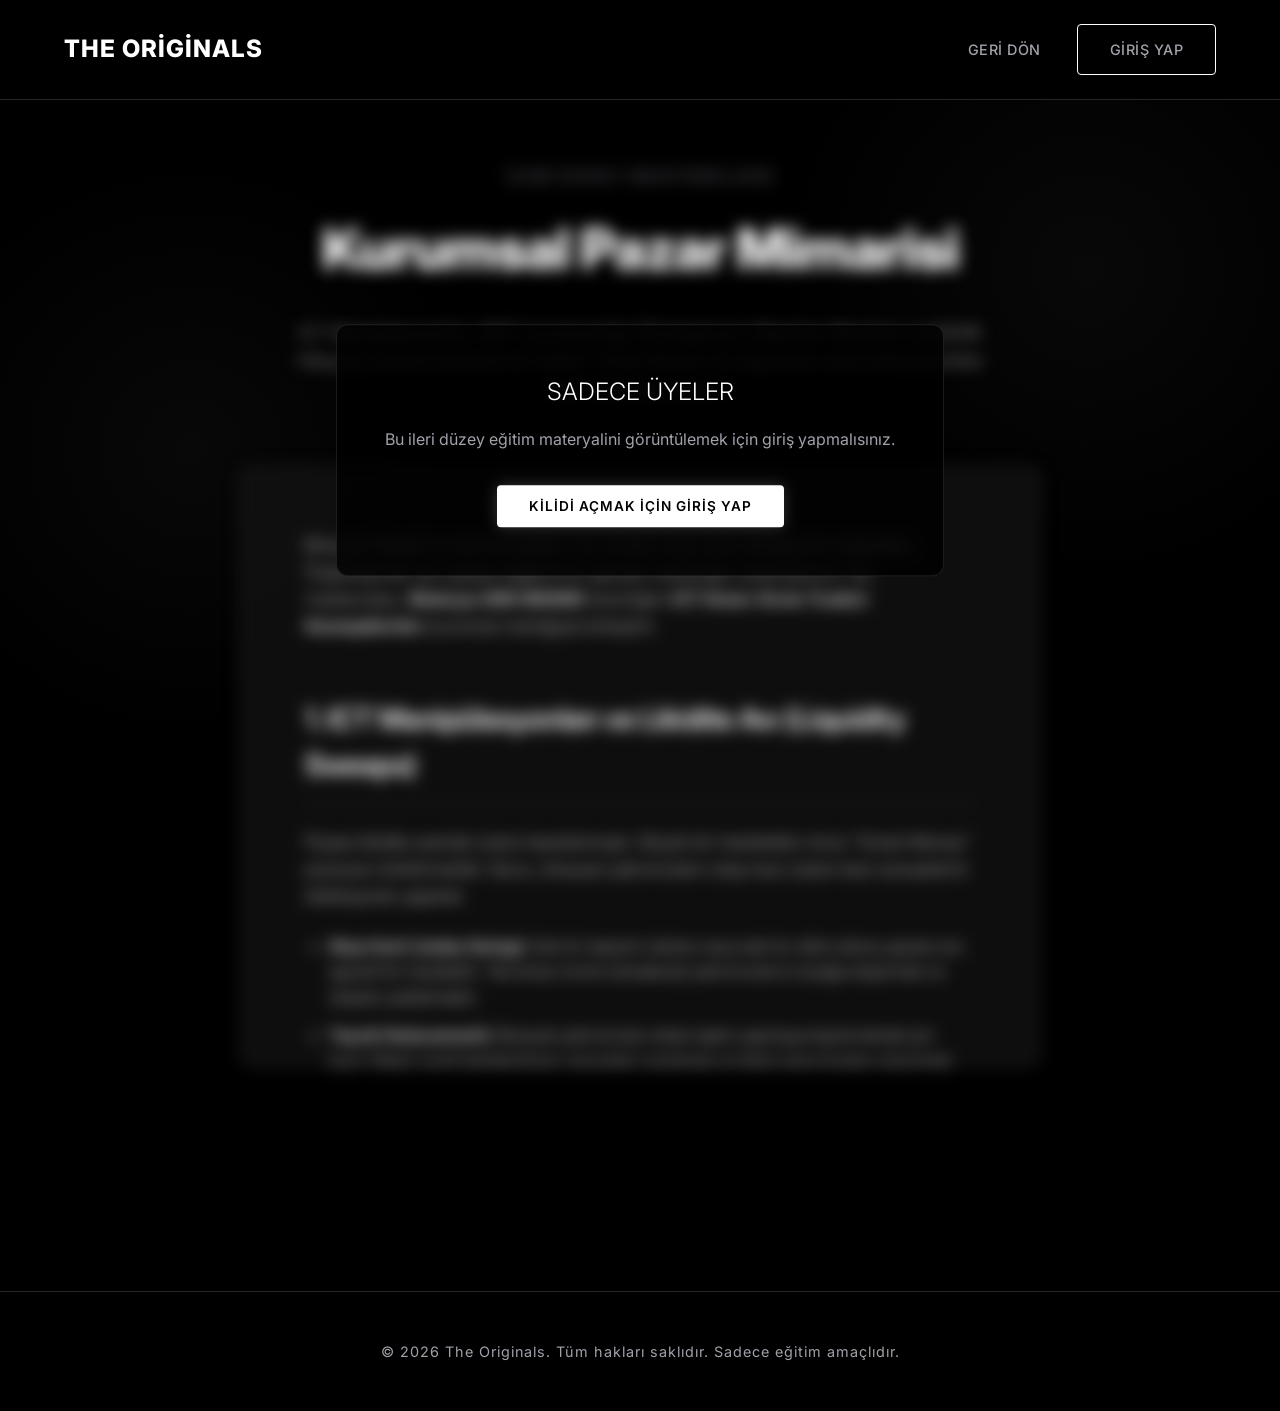
<file: course.html>
<!DOCTYPE html>
<html lang="tr">
<head>
    <meta charset="UTF-8">
    <meta name="viewport" content="width=device-width, initial-scale=1.0">
    <title>The Originals | Masterclass</title>
    <link rel="stylesheet" href="style.css">
    <link href="https://fonts.googleapis.com/css2?family=Inter:wght@300;400;500;600;800&display=swap" rel="stylesheet">
</head>
<body class="locked">

    <nav>
        <a href="index.html" class="logo">The Originals</a>
        <div class="nav-links">
            <a href="index.html#courses">Geri Dön</a>
            <a href="#" class="btn btn-outline" id="nav-login-btn" style="margin-left: 2rem;">Giriş Yap</a>
        </div>
    </nav>

    <!-- Login Prompt Overlay -->
    <div class="login-overlay-prompt">
        <h2 style="margin-bottom: 1rem; font-weight: 300;">SADECE ÜYELER</h2>
        <p style="color: var(--text-muted); margin-bottom: 2rem;">Bu ileri düzey eğitim materyalini görüntülemek için giriş yapmalısınız.</p>
        <button class="btn btn-primary" onclick="document.getElementById('login-modal').classList.add('active')">Kilidi Açmak İçin Giriş Yap</button>
    </div>

    <main class="container animate-fade-in protected-content">
        <header class="article-header">
            <div style="color: var(--accent-secondary); font-weight: 600; margin-bottom: 1rem; letter-spacing: 2px;">İLERİ DÜZEY MASTERCLASS</div>
            <h1 style="font-size: 3.5rem; margin-bottom: 1.5rem; font-weight: 800; letter-spacing: -1px;">Kurumsal Pazar Mimarisi</h1>
            <p style="color: var(--text-muted); max-width: 700px; margin: 0 auto; font-size: 1.1rem; font-weight: 300;">
                ICT Manipülasyonları, SMT Uyumsuzluğu (Divergence), Rejection Block'lar ve MSNR Hikayesi üzerine kapsamlı bir rehber. Smart Money'nin algoritmik ayak izleriyle birlikte işlem yapmayı öğrenin.
            </p>
        </header>

        <article class="article-content glass" style="padding: 4rem; margin-bottom: 4rem;">
            
            <p>Bireysel (Retail) al-sat konseptleri sizi sürekli stop olma döngüsüne hapseder. Özgürleşmek için piyasa dağıtımının gerçek mekaniğini anlamalısınız. Bu masterclass, <strong>Malezya SNR (MSNR)</strong> kesinliğini <strong>ICT (Inner Circle Trader) Konseptlerinin</strong> kurumsal mantığıyla birleştirir.</p>

            <h2>1. ICT Manipülasyonları ve Likidite Avı (Liquidity Sweeps)</h2>
            <p>Piyasa likidite aramak üzere tasarlanmıştır. Büyük bir hareketten önce "Smart Money" pozisyon biriktirmelidir. Bunu, bireysel yatırımcıların stop-loss (zarar kes) seviyelerini tetikleyerek yaparlar.</p>
            <ul>
                <li><strong>Stop Hunt (Judas Swing):</strong> Eski bir tepenin üstüne veya eski bir dibin altına yapılan ani, agresif bir harekettir. Tek amacı kırılım (breakout) yatırımcılarını tuzağa düşürmek ve stopları patlatmaktır.</li>
                <li><strong>Teşvik (Inducement):</strong> Bireysel yatırımcıları erken işlem yapmaya teşvik etmek için bariz (fakat zayıf) destek/direnç seviyeleri yaratmak ve daha sonra bunları süpürmek (sweep).</li>
            </ul>
            <p><em>Altın Kural:</em> Eğer piyasa henüz likiditeyi süpürmediyse (sweep yapmadıysa), likidite SİZSİNİZ demektir. İşleme girmeden önce daima manipülasyon aşamasının tamamlanmasını bekleyin.</p>

            <h2>2. SMT Uyumsuzluğu (Smart Money Technique)</h2>
            <p>Bir kırılımın (breakout) gerçek mi yoksa sadece bir ICT Manipülasyonu mu olduğunu nasıl anlarız? <strong>SMT Divergence (Uyumsuzluk)</strong> kullanırız. Bu konsept, birbiriyle yüksek korelasyonlu iki varlığı (örn. EURUSD ve GBPUSD, veya Nasdaq ve S&P500) karşılaştırır.</p>
            
            <img src="assets/smt-chart.png" alt="SMT Uyumsuzluk Grafiği" class="course-image">

            <h3>SMT Nasıl Okunur:</h3>
            <p>Normal bir piyasada, EURUSD daha yüksek bir tepe (Higher High) yaparsa, GBPUSD de daha yüksek bir tepe yapmalıdır. SMT, bu simetri bozulduğunda ortaya çıkar.</p>
            <ul>
                <li><strong>Düşüş (Bearish) SMT:</strong> EURUSD daha yüksek bir tepe yapar, ancak GBPUSD daha yüksek bir tepe yapamaz (daha düşük bir tepe - Lower High yapar). Bu tutarsızlık, yüzeyin altında kurumsal satış (dağıtım) olduğunu gösterir. Kırılım bir tuzaktır.</li>
                <li><strong>Yükseliş (Bullish) SMT:</strong> A varlığı daha düşük bir dip yapar (Lower Low), ancak B varlığı daha yüksek bir dip yapar (Higher Low). Bu birikimdir (accumulation). Smart Money alım yapıyordur.</li>
            </ul>

            <h2>3. Rejection Block (Ret Bloğu)</h2>
            <p>SMT aracılığıyla manipülasyonu tespit ettikten sonra, giriş tetikleyicisini ararız: <strong>Rejection Block</strong>.</p>
            
            <img src="assets/rejection-chart.png" alt="ICT Rejection Block Grafiği" class="course-image">

            <p>Bir Rejection Block, bir mumun büyük bir likidite havuzunu süpürüp anında reddedilmesi ve geriye <strong>çok uzun bir fitil (wick)</strong> bırakmasıyla oluşur. Mum gövdesine odaklanan geleneksel Order Block'ların (Emir Blokları) aksine, Rejection Block tamamen fitilin kendisine odaklanır.</p>
            <ul>
                <li><strong>Tespiti:</strong> Eski bir tepeyi/dibi delip geçen ve menzilin (range) içinde kapanan uzun bir fitil.</li>
                <li><strong>Uygulama:</strong> Fiyat o uzun fitilin olduğu bölgeye geri çekildiğinde, geri dönüş için oldukça hassas ve düşük riskli bir giriş fırsatı sunar. Algoritma, piyasayı manipüle etmek için kullandığı pozisyonları hafifletiyordur (mitigation).</li>
            </ul>

            <div class="pro-tip">
                <strong>💡 Nihai Kurulum (Konseptleri Birleştirmek)</strong><br>
                1. Günlük zaman diliminde (Daily) bir MSNR "Taze Bölgesi (Fresh Zone)" belirleyin.<br>
                2. Fiyatın bu bölgeye ulaşmasını ve eski bir tepeyi/dibi süpürmesini (Manipülasyon) bekleyin.<br>
                3. Süpürmenin (sweep) bir tuzak olduğunu doğrulamak için korele varlıklarda SMT Uyumsuzluğunu kontrol edin.<br>
                4. 15d veya 1s grafikte bir Rejection Block (uzun fitil) arayın.<br>
                5. Rejection Block test edildiğinde işleme girin ve bir sonraki iç likidite havuzunu hedefleyin.
            </div>

            <div style="text-align: center; margin-top: 4rem;">
                <p style="margin-bottom: 2rem; color: var(--text-muted);">Bu konseptleri ekiple birlikte canlı uygulamaya hazır mısınız?</p>
                <a href="https://t.me/+CMxewfsG-AU3Nzlk" target="_blank" class="btn btn-primary" style="padding: 1rem 3rem;">The Originals Grubuna Katıl</a>
            </div>

        </article>
    </main>

    <footer>
        <p>&copy; 2026 The Originals. Tüm hakları saklıdır. Sadece eğitim amaçlıdır.</p>
    </footer>

    <!-- Login Modal (Same as index) -->
    <div id="login-modal">
        <div class="login-box">
            <h2>ÜYE GİRİŞİ</h2>
            <div class="error-msg" id="login-error">Geçersiz bilgiler. Lütfen tekrar deneyin.</div>
            <div class="input-group">
                <label>E-posta Adresi</label>
                <input type="email" id="email-input" placeholder="trader@theoriginals.com">
            </div>
            <div class="input-group">
                <label>Şifre</label>
                <input type="password" id="password-input" placeholder="••••••••">
            </div>
            <button class="btn btn-primary" id="submit-login" style="width: 100%; margin-top: 1rem;">Giriş Yap</button>
            <p style="margin-top: 1.5rem; color: var(--text-muted); font-size: 0.8rem;">Hesabınız yok mu? <br>Erişim sağlamak için Telegram grubuna katılın.</p>
            <button id="close-modal" style="background: none; border: none; color: white; margin-top: 1.5rem; cursor: pointer; text-decoration: underline;">Kapat</button>
        </div>
    </div>

    <script src="auth.js"></script>
</body>
</html>
</file>
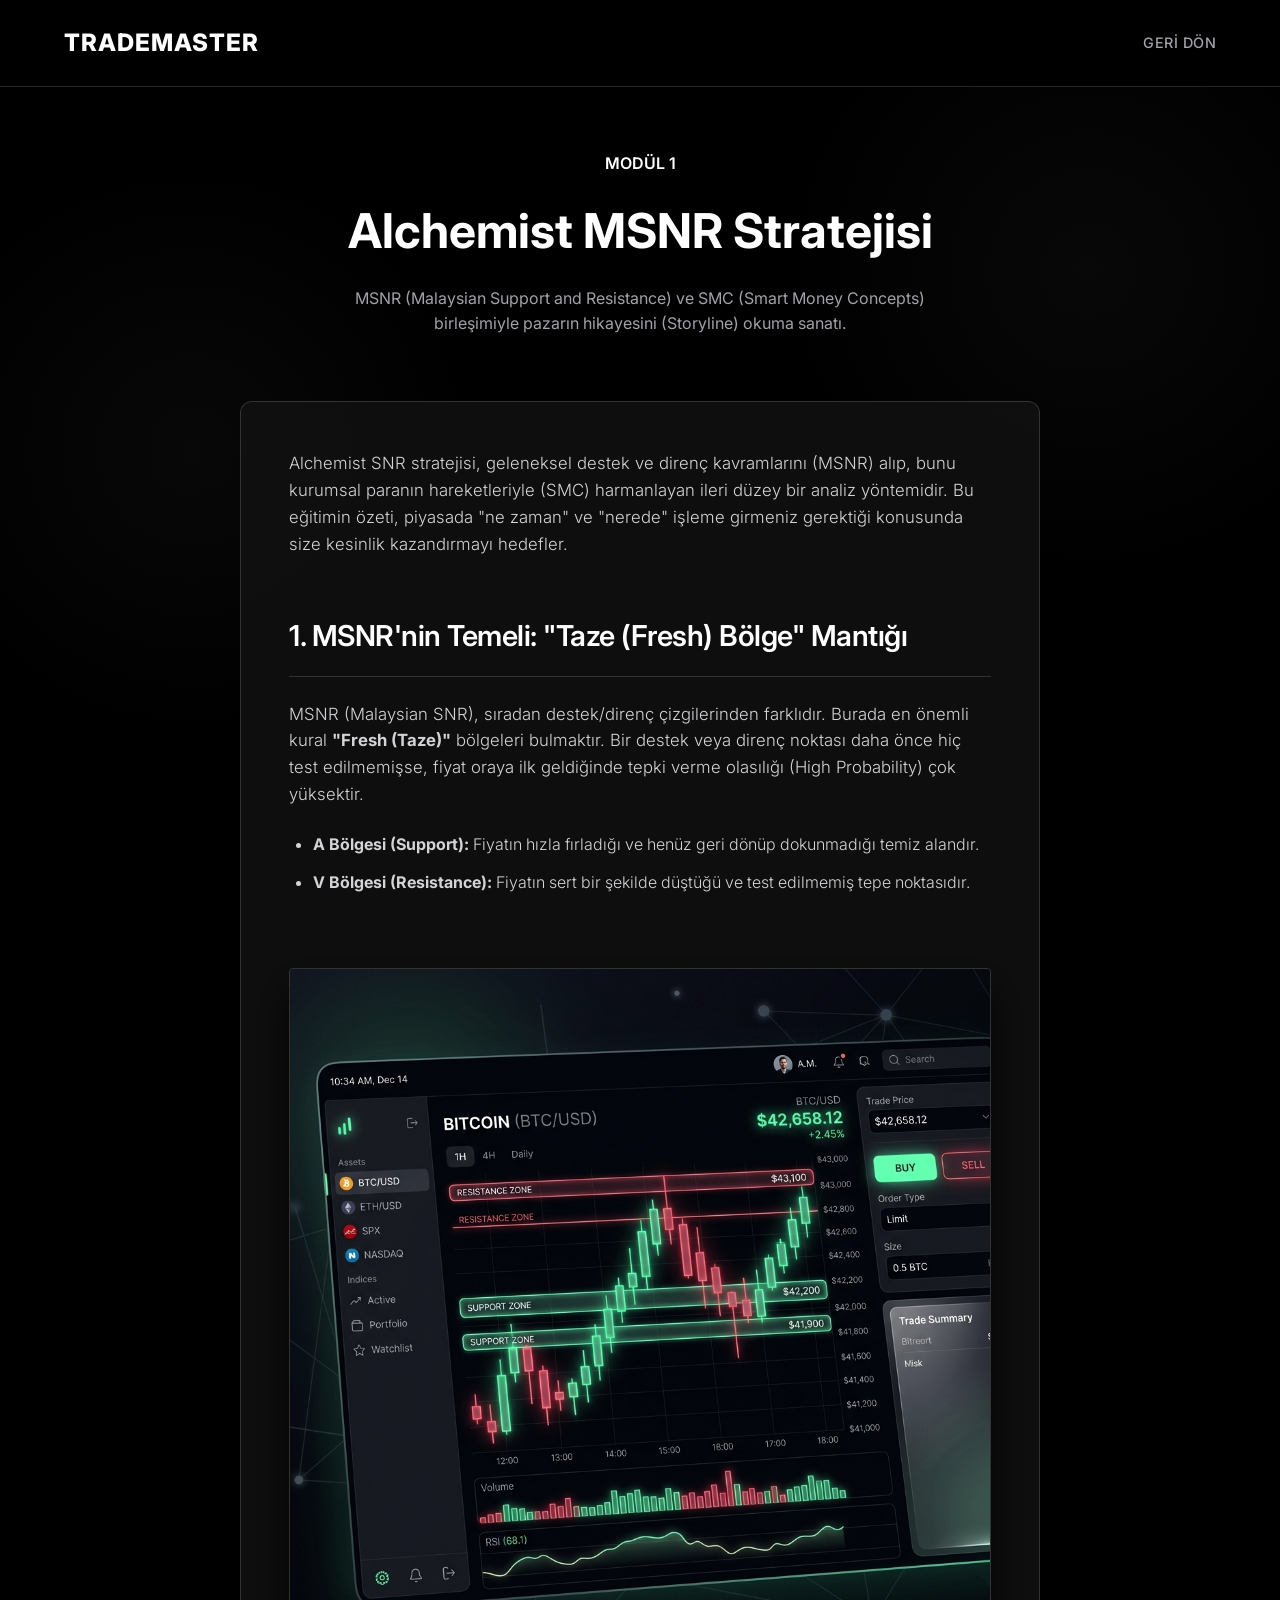
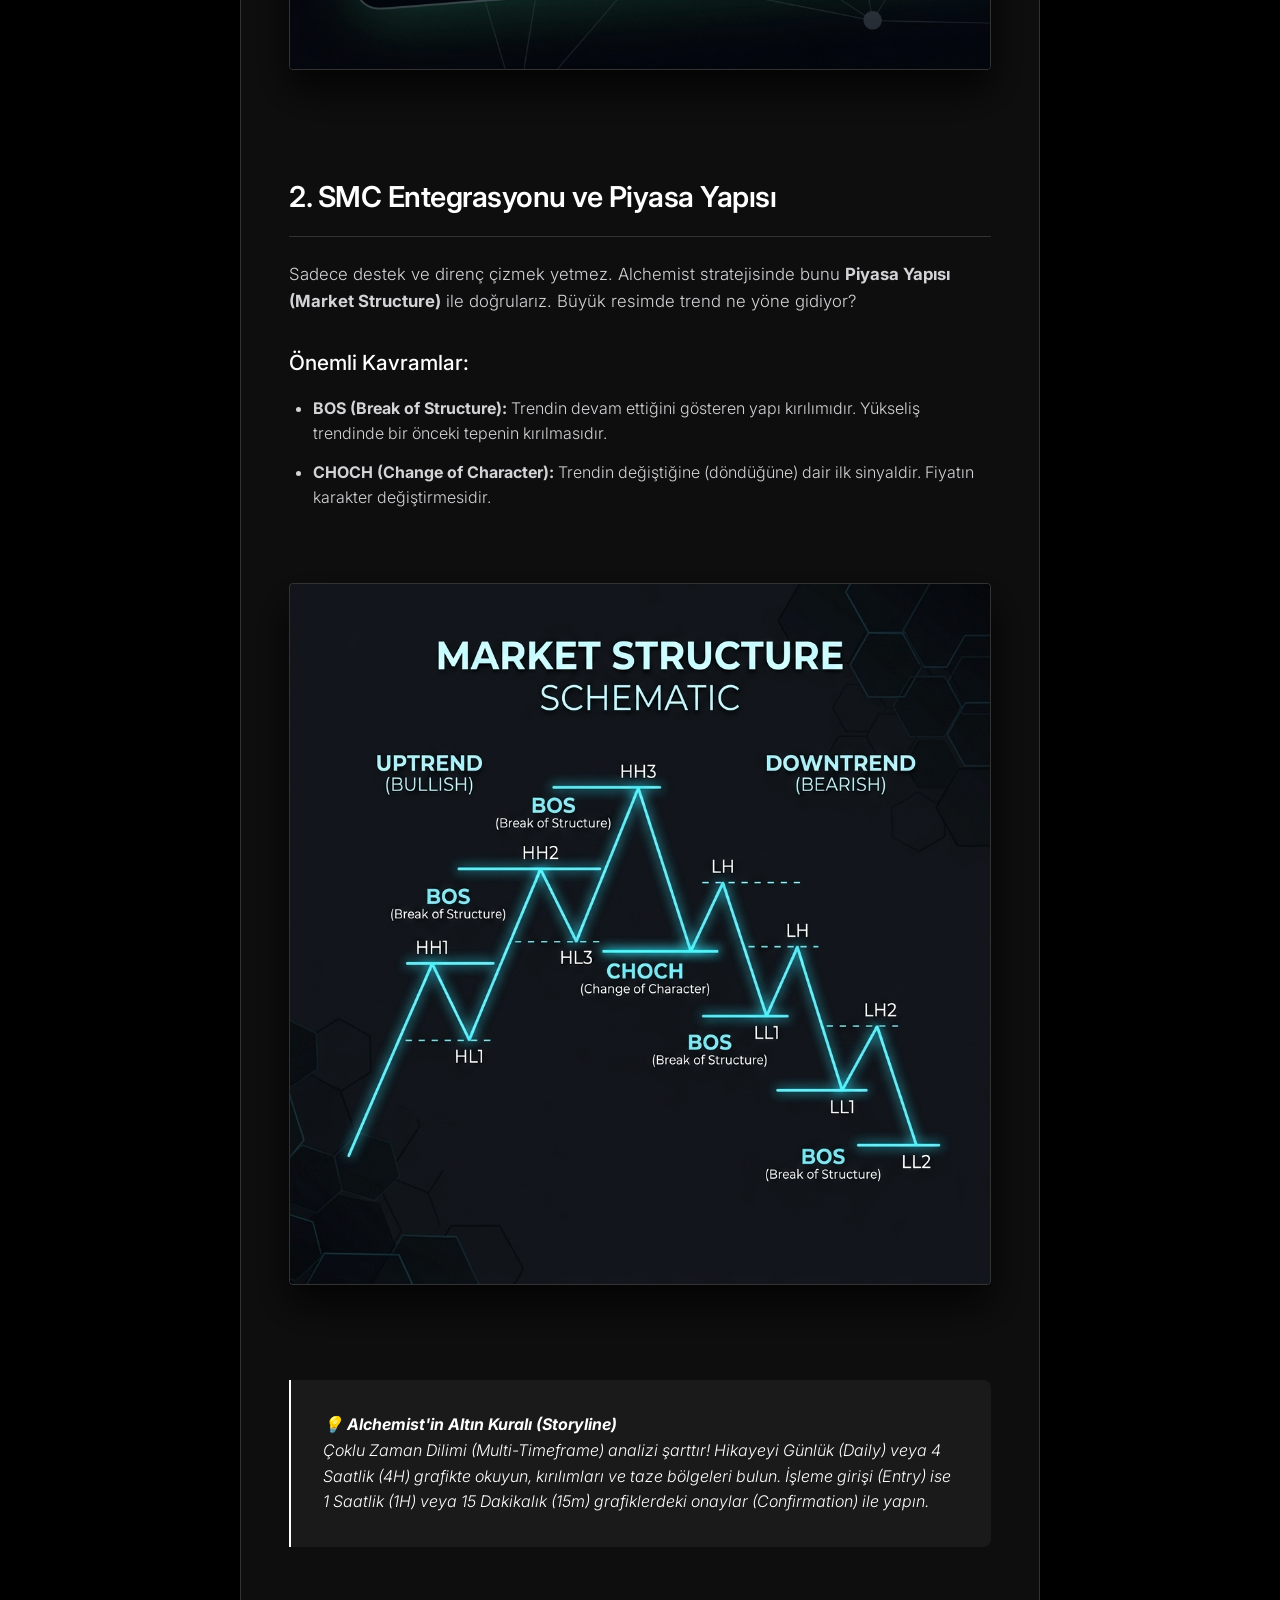
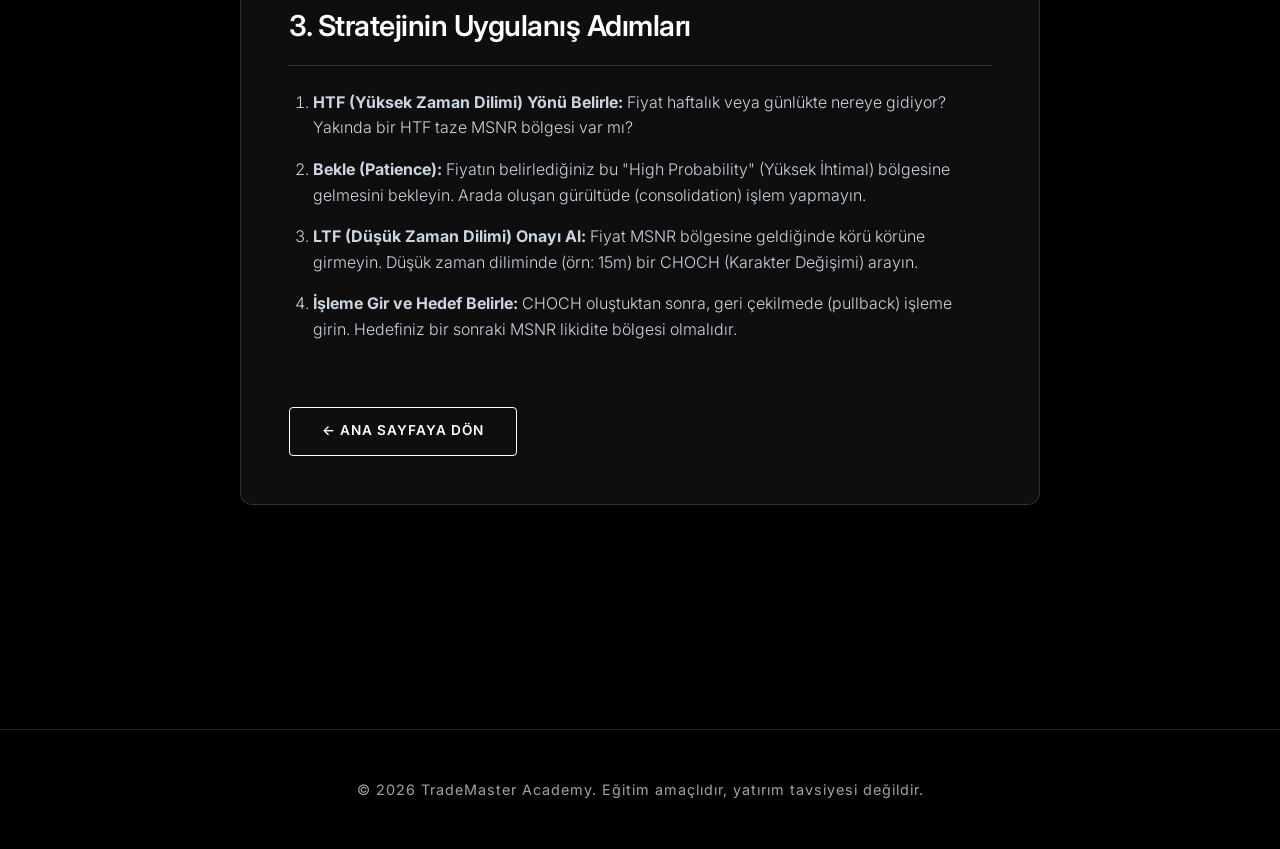
<file: msnr.html>
<!DOCTYPE html>
<html lang="tr">
<head>
    <meta charset="UTF-8">
    <meta name="viewport" content="width=device-width, initial-scale=1.0">
    <title>MSNR Alchemist Eğitimi | TradeMaster</title>
    <link rel="stylesheet" href="style.css">
    <link href="https://fonts.googleapis.com/css2?family=Inter:wght@400;500;600;800&display=swap" rel="stylesheet">
</head>
<body>

    <nav>
        <a href="index.html" class="logo">Trade<span>Master</span></a>
        <div class="nav-links">
            <a href="index.html#egitimler">Geri Dön</a>
        </div>
    </nav>

    <main class="container animate-fade-in">
        <header class="article-header">
            <div style="color: var(--accent-neon); font-weight: 600; margin-bottom: 1rem;">MODÜL 1</div>
            <h1 style="font-size: 3rem; margin-bottom: 1rem;">Alchemist MSNR Stratejisi</h1>
            <p style="color: var(--text-muted); max-width: 600px; margin: 0 auto;">
                MSNR (Malaysian Support and Resistance) ve SMC (Smart Money Concepts) birleşimiyle pazarın hikayesini (Storyline) okuma sanatı.
            </p>
        </header>

        <article class="article-content glass" style="padding: 3rem; margin-bottom: 4rem;">
            
            <p>Alchemist SNR stratejisi, geleneksel destek ve direnç kavramlarını (MSNR) alıp, bunu kurumsal paranın hareketleriyle (SMC) harmanlayan ileri düzey bir analiz yöntemidir. Bu eğitimin özeti, piyasada "ne zaman" ve "nerede" işleme girmeniz gerektiği konusunda size kesinlik kazandırmayı hedefler.</p>

            <h2>1. MSNR'nin Temeli: "Taze (Fresh) Bölge" Mantığı</h2>
            <p>MSNR (Malaysian SNR), sıradan destek/direnç çizgilerinden farklıdır. Burada en önemli kural <strong>"Fresh (Taze)"</strong> bölgeleri bulmaktır. Bir destek veya direnç noktası daha önce hiç test edilmemişse, fiyat oraya ilk geldiğinde tepki verme olasılığı (High Probability) çok yüksektir.</p>
            <ul>
                <li><strong>A Bölgesi (Support):</strong> Fiyatın hızla fırladığı ve henüz geri dönüp dokunmadığı temiz alandır.</li>
                <li><strong>V Bölgesi (Resistance):</strong> Fiyatın sert bir şekilde düştüğü ve test edilmemiş tepe noktasıdır.</li>
            </ul>

            <img src="assets/msnr-chart.png" alt="MSNR Destek Direnç Tablosu" class="course-image">

            <h2>2. SMC Entegrasyonu ve Piyasa Yapısı</h2>
            <p>Sadece destek ve direnç çizmek yetmez. Alchemist stratejisinde bunu <strong>Piyasa Yapısı (Market Structure)</strong> ile doğrularız. Büyük resimde trend ne yöne gidiyor?</p>
            
            <h3>Önemli Kavramlar:</h3>
            <ul>
                <li><strong>BOS (Break of Structure):</strong> Trendin devam ettiğini gösteren yapı kırılımıdır. Yükseliş trendinde bir önceki tepenin kırılmasıdır.</li>
                <li><strong>CHOCH (Change of Character):</strong> Trendin değiştiğine (döndüğüne) dair ilk sinyaldir. Fiyatın karakter değiştirmesidir.</li>
            </ul>

            <img src="assets/smc-structure.png" alt="SMC BOS ve CHOCH Şeması" class="course-image">

            <div class="pro-tip">
                <strong>💡 Alchemist'in Altın Kuralı (Storyline)</strong><br>
                Çoklu Zaman Dilimi (Multi-Timeframe) analizi şarttır! Hikayeyi Günlük (Daily) veya 4 Saatlik (4H) grafikte okuyun, kırılımları ve taze bölgeleri bulun. İşleme girişi (Entry) ise 1 Saatlik (1H) veya 15 Dakikalık (15m) grafiklerdeki onaylar (Confirmation) ile yapın.
            </div>

            <h2>3. Stratejinin Uygulanış Adımları</h2>
            <ol style="padding-left: 1.5rem; color: #cbd5e1; margin-bottom: 2rem;">
                <li style="margin-bottom: 1rem;"><strong>HTF (Yüksek Zaman Dilimi) Yönü Belirle:</strong> Fiyat haftalık veya günlükte nereye gidiyor? Yakında bir HTF taze MSNR bölgesi var mı?</li>
                <li style="margin-bottom: 1rem;"><strong>Bekle (Patience):</strong> Fiyatın belirlediğiniz bu "High Probability" (Yüksek İhtimal) bölgesine gelmesini bekleyin. Arada oluşan gürültüde (consolidation) işlem yapmayın.</li>
                <li style="margin-bottom: 1rem;"><strong>LTF (Düşük Zaman Dilimi) Onayı Al:</strong> Fiyat MSNR bölgesine geldiğinde körü körüne girmeyin. Düşük zaman diliminde (örn: 15m) bir CHOCH (Karakter Değişimi) arayın.</li>
                <li style="margin-bottom: 1rem;"><strong>İşleme Gir ve Hedef Belirle:</strong> CHOCH oluştuktan sonra, geri çekilmede (pullback) işleme girin. Hedefiniz bir sonraki MSNR likidite bölgesi olmalıdır.</li>
            </ol>

            <a href="index.html" class="btn btn-outline" style="margin-top: 2rem;">← Ana Sayfaya Dön</a>
        </article>
    </main>

    <footer>
        <p>&copy; 2026 TradeMaster Academy. Eğitim amaçlıdır, yatırım tavsiyesi değildir.</p>
    </footer>

</body>
</html>
</file>
<file: style.css>
:root {
    --bg-dark: #0a0a0a;
    --bg-darker: #000000;
    --text-main: #ffffff;
    --text-muted: #a1a1aa;
    --accent-primary: #ffffff; /* Premium white */
    --accent-secondary: #52525b; /* Silver/Gray */
    --glass-bg: rgba(20, 20, 20, 0.7);
    --glass-border: rgba(255, 255, 255, 0.15);
    
    /* Login System Variables */
    --locked-blur: blur(8px);
}

* {
    margin: 0;
    padding: 0;
    box-sizing: border-box;
    font-family: 'Inter', -apple-system, BlinkMacSystemFont, sans-serif;
}

body {
    background-color: var(--bg-darker);
    color: var(--text-main);
    line-height: 1.6;
    background-image: 
        radial-gradient(circle at 15% 50%, rgba(255, 255, 255, 0.03), transparent 25%),
        radial-gradient(circle at 85% 30%, rgba(255, 255, 255, 0.03), transparent 25%);
    background-attachment: fixed;
    overflow-x: hidden;
}

/* Glassmorphism utility */
.glass {
    background: var(--glass-bg);
    backdrop-filter: blur(12px);
    -webkit-backdrop-filter: blur(12px);
    border: 1px solid var(--glass-border);
    border-radius: 12px;
}

/* Navigation */
nav {
    display: flex;
    justify-content: space-between;
    align-items: center;
    padding: 1.5rem 5%;
    position: sticky;
    top: 0;
    z-index: 100;
    background: rgba(0, 0, 0, 0.8);
    backdrop-filter: blur(10px);
    border-bottom: 1px solid var(--glass-border);
}

.logo {
    font-size: 1.5rem;
    font-weight: 800;
    letter-spacing: 1px;
    text-transform: uppercase;
    color: var(--text-main);
    text-decoration: none;
}

.nav-links a {
    color: var(--text-muted);
    text-decoration: none;
    margin-left: 2rem;
    transition: color 0.3s ease;
    font-weight: 500;
    font-size: 0.9rem;
    text-transform: uppercase;
    letter-spacing: 0.5px;
}

.nav-links a:hover {
    color: var(--accent-primary);
}

/* Buttons */
.btn {
    display: inline-flex;
    align-items: center;
    justify-content: center;
    padding: 0.8rem 2rem;
    border-radius: 4px;
    font-weight: 600;
    text-decoration: none;
    transition: all 0.3s ease;
    cursor: pointer;
    border: none;
    text-transform: uppercase;
    letter-spacing: 1px;
    font-size: 0.85rem;
}

.btn-primary {
    background: var(--accent-primary);
    color: #000;
    box-shadow: 0 0 15px rgba(255, 255, 255, 0.2);
}

.btn-primary:hover {
    box-shadow: 0 0 25px rgba(255, 255, 255, 0.4);
    transform: translateY(-2px);
    background: #e4e4e7;
}

.btn-outline {
    background: transparent;
    border: 1px solid var(--accent-primary);
    color: var(--accent-primary);
}

.btn-outline:hover {
    background: rgba(255, 255, 255, 0.1);
}

/* Hero Section */
.hero {
    min-height: 80vh;
    display: flex;
    flex-direction: column;
    justify-content: center;
    align-items: center;
    text-align: center;
    padding: 0 5%;
}

.hero h1 {
    font-size: 4.5rem;
    font-weight: 800;
    margin-bottom: 1rem;
    line-height: 1.1;
    letter-spacing: -1px;
    color: var(--text-main);
}

.hero p {
    font-size: 1.1rem;
    color: var(--text-muted);
    max-width: 600px;
    margin-bottom: 2.5rem;
    font-weight: 300;
}

.hero-buttons {
    display: flex;
    gap: 1.5rem;
}

/* Grid Layouts */
.container {
    max-width: 1200px;
    margin: 0 auto;
    padding: 4rem 5%;
}

.section-title {
    font-size: 2rem;
    margin-bottom: 3rem;
    text-align: center;
    font-weight: 300;
    letter-spacing: 2px;
    text-transform: uppercase;
}

.cards-grid {
    display: grid;
    grid-template-columns: repeat(auto-fit, minmax(300px, 1fr));
    gap: 2rem;
}

.card {
    padding: 2.5rem;
    transition: transform 0.3s ease, box-shadow 0.3s ease;
    text-decoration: none;
    color: inherit;
    display: block;
    position: relative;
    overflow: hidden;
}

.card::before {
    content: '';
    position: absolute;
    top: 0; left: 0; right: 0; height: 1px;
    background: linear-gradient(90deg, transparent, rgba(255,255,255,0.5), transparent);
    opacity: 0;
    transition: opacity 0.3s;
}

.card:hover::before {
    opacity: 1;
}

.card:hover {
    transform: translateY(-5px);
    box-shadow: 0 20px 40px rgba(0, 0, 0, 0.8);
    border-color: rgba(255,255,255,0.3);
}

.card h3 {
    font-size: 1.3rem;
    margin-bottom: 1rem;
    color: var(--text-main);
    font-weight: 600;
}

.card p {
    color: var(--text-muted);
    font-size: 0.95rem;
    font-weight: 300;
}

.card-link {
    margin-top: 2rem;
    color: var(--text-main);
    font-size: 0.85rem;
    font-weight: 600;
    text-transform: uppercase;
    letter-spacing: 1px;
    display: inline-block;
    border-bottom: 1px solid transparent;
    transition: border-color 0.3s;
}

.card:hover .card-link {
    border-color: var(--text-main);
}

/* Article / Course Content */
.article-header {
    text-align: center;
    margin-bottom: 4rem;
}

.article-content {
    max-width: 800px;
    margin: 0 auto;
    font-weight: 300;
}

.article-content h2 {
    color: var(--text-main);
    margin: 3.5rem 0 1.5rem;
    font-size: 1.8rem;
    font-weight: 600;
    letter-spacing: -0.5px;
    border-bottom: 1px solid var(--glass-border);
    padding-bottom: 1rem;
}

.article-content h3 {
    color: var(--text-main);
    margin: 2rem 0 1rem;
    font-size: 1.3rem;
    font-weight: 500;
}

.article-content p {
    margin-bottom: 1.5rem;
    color: #d4d4d8;
    font-size: 1.05rem;
}

.article-content ul {
    margin-bottom: 2rem;
    padding-left: 1.5rem;
    color: #d4d4d8;
}

.article-content li {
    margin-bottom: 0.8rem;
}

.course-image {
    width: 100%;
    border-radius: 4px;
    margin: 2.5rem 0;
    border: 1px solid var(--glass-border);
    box-shadow: 0 20px 40px rgba(0,0,0,0.8);
    filter: grayscale(0.2) contrast(1.1);
}

.pro-tip {
    background: rgba(255, 255, 255, 0.05);
    border-left: 2px solid var(--accent-primary);
    padding: 2rem;
    border-radius: 0 8px 8px 0;
    margin: 3rem 0;
    font-style: italic;
}

/* Login Modal */
#login-modal {
    position: fixed;
    top: 0; left: 0; width: 100%; height: 100%;
    background: rgba(0, 0, 0, 0.9);
    backdrop-filter: blur(15px);
    display: none;
    justify-content: center;
    align-items: center;
    z-index: 1000;
    opacity: 0;
    transition: opacity 0.3s ease;
}

#login-modal.active {
    display: flex;
    opacity: 1;
}

.login-box {
    background: #0a0a0a;
    padding: 3rem;
    border-radius: 8px;
    border: 1px solid rgba(255,255,255,0.1);
    width: 100%;
    max-width: 400px;
    box-shadow: 0 25px 50px rgba(0,0,0,1);
    text-align: center;
}

.login-box h2 {
    margin-bottom: 2rem;
    font-weight: 300;
    letter-spacing: 2px;
}

.input-group {
    margin-bottom: 1.5rem;
    text-align: left;
}

.input-group label {
    display: block;
    margin-bottom: 0.5rem;
    color: var(--text-muted);
    font-size: 0.85rem;
    text-transform: uppercase;
    letter-spacing: 1px;
}

.input-group input {
    width: 100%;
    padding: 1rem;
    background: #000;
    border: 1px solid rgba(255,255,255,0.2);
    color: white;
    border-radius: 4px;
    font-size: 1rem;
    transition: border-color 0.3s;
}

.input-group input:focus {
    outline: none;
    border-color: white;
}

.error-msg {
    color: #ef4444;
    font-size: 0.85rem;
    margin-bottom: 1rem;
    display: none;
}

/* Protected Content Setup */
.protected-content {
    filter: var(--locked-blur);
    pointer-events: none;
    user-select: none;
    transition: filter 0.5s ease;
}

.unlocked .protected-content {
    filter: none;
    pointer-events: auto;
    user-select: auto;
}

.login-overlay-prompt {
    position: absolute;
    top: 50%; left: 50%;
    transform: translate(-50%, -50%);
    text-align: center;
    z-index: 10;
    background: rgba(0,0,0,0.8);
    padding: 3rem;
    border-radius: 12px;
    border: 1px solid rgba(255,255,255,0.1);
    display: none;
}

.locked .login-overlay-prompt {
    display: block;
}

.locked .article-content {
    position: relative;
    overflow: hidden;
    max-height: 600px;
}

/* Animations */
@keyframes fadeIn {
    from { opacity: 0; transform: translateY(20px); }
    to { opacity: 1; transform: translateY(0); }
}

.animate-fade-in {
    animation: fadeIn 1s cubic-bezier(0.16, 1, 0.3, 1) forwards;
}

/* Footer */
footer {
    text-align: center;
    padding: 3rem 2rem;
    color: var(--text-muted);
    border-top: 1px solid var(--glass-border);
    margin-top: 6rem;
    font-size: 0.9rem;
    letter-spacing: 1px;
}

/* =========================================
   MOBİL UYUM (RESPONSIVE)
   ========================================= */
@media (max-width: 768px) {
    .hero h1 {
        font-size: 2.8rem;
    }
    
    .hero p {
        font-size: 1rem;
        padding: 0 1rem;
    }

    nav {
        flex-direction: column;
        padding: 1rem;
        gap: 1.5rem;
        position: relative !important;
    }

    .nav-links {
        display: flex;
        flex-direction: column;
        align-items: center;
        gap: 1rem;
        width: 100%;
    }

    .nav-links a {
        margin-left: 0 !important;
    }

    /* Fix the narrow content issue */
    .article-content.glass {
        padding: 1.5rem !important;
        margin-bottom: 2rem !important;
    }

    .glass[style*="padding: 5rem 2rem;"] {
        padding: 2rem 1rem !important;
    }

    .article-header h1 {
        font-size: 2.2rem !important;
    }

    .article-content p {
        font-size: 1rem;
    }

    .article-content h2 {
        font-size: 1.5rem;
    }

    .hero-buttons {
        flex-direction: column;
        width: 100%;
        padding: 0 1rem;
    }

    .hero-buttons .btn {
        width: 100%;
    }

    .pro-tip {
        padding: 1rem;
    }

    .login-overlay-prompt {
        width: 90%;
        padding: 2rem 1rem;
    }
}
</file>
